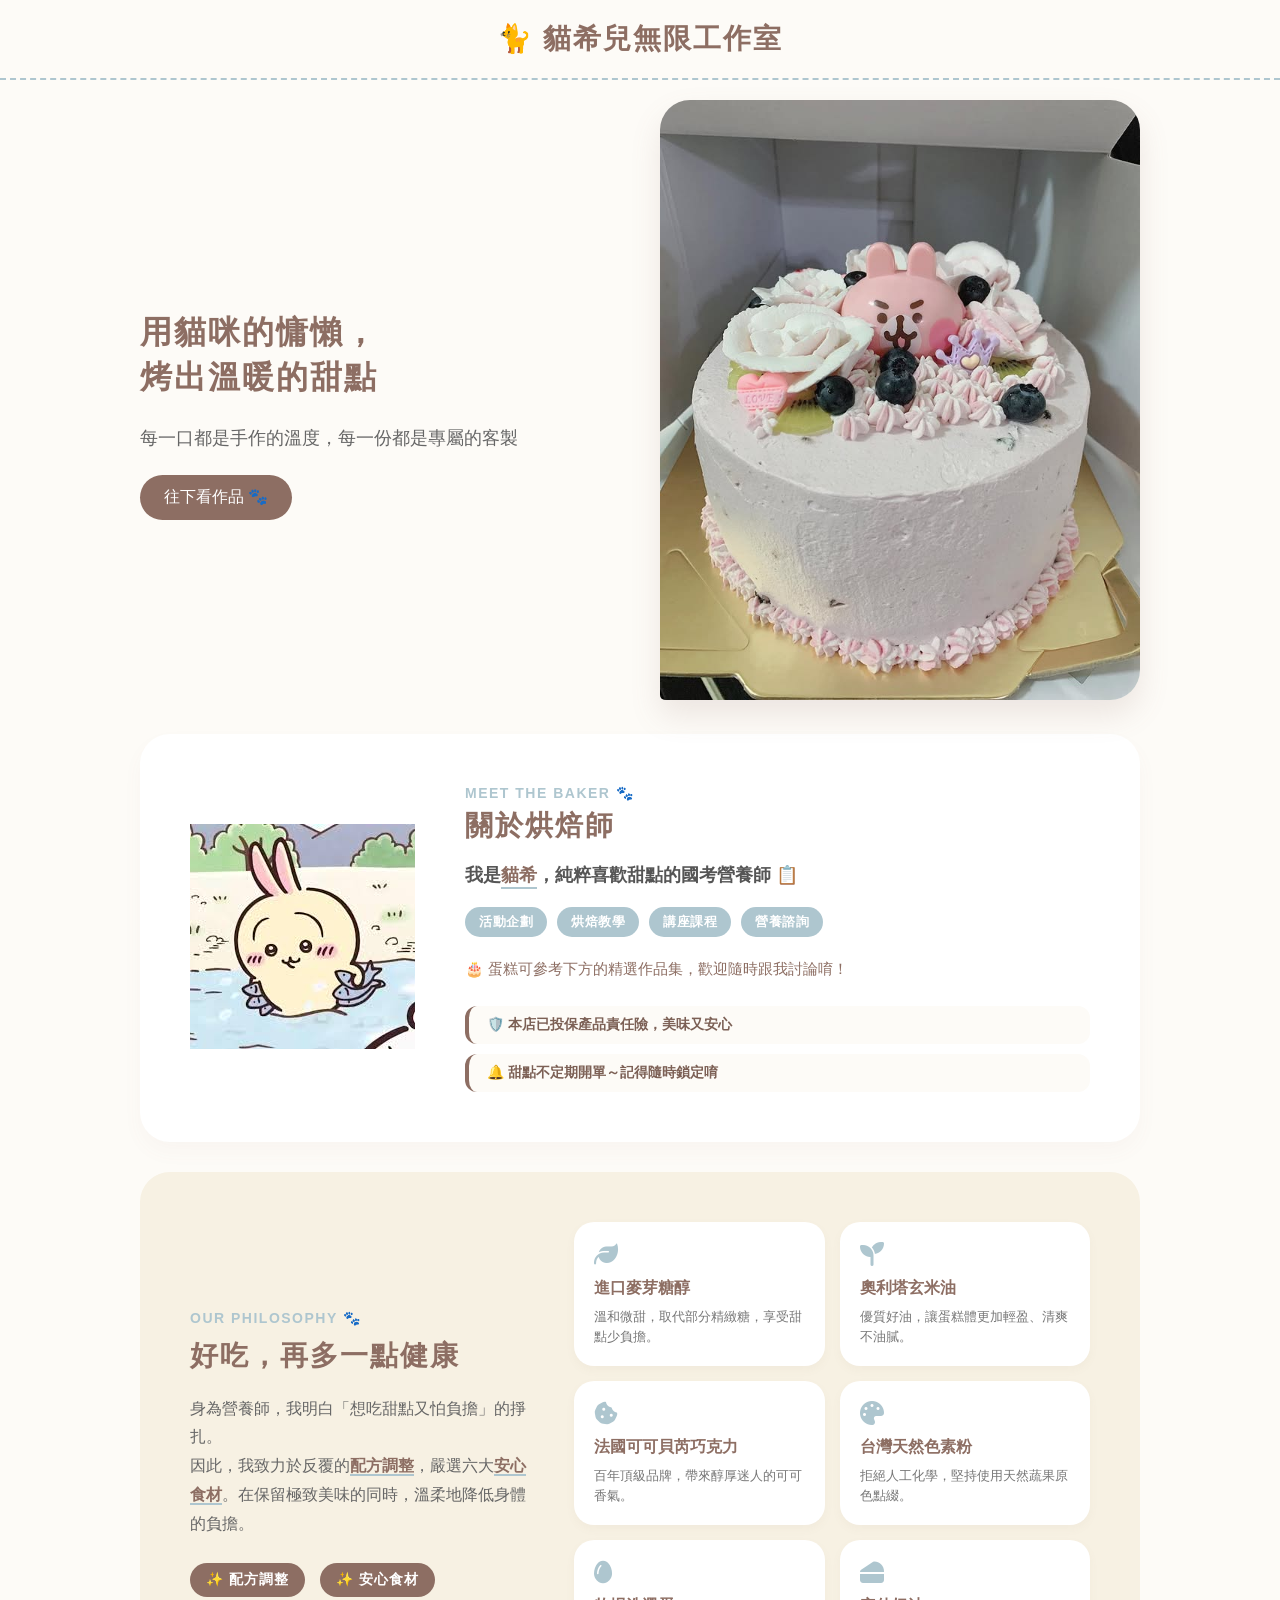
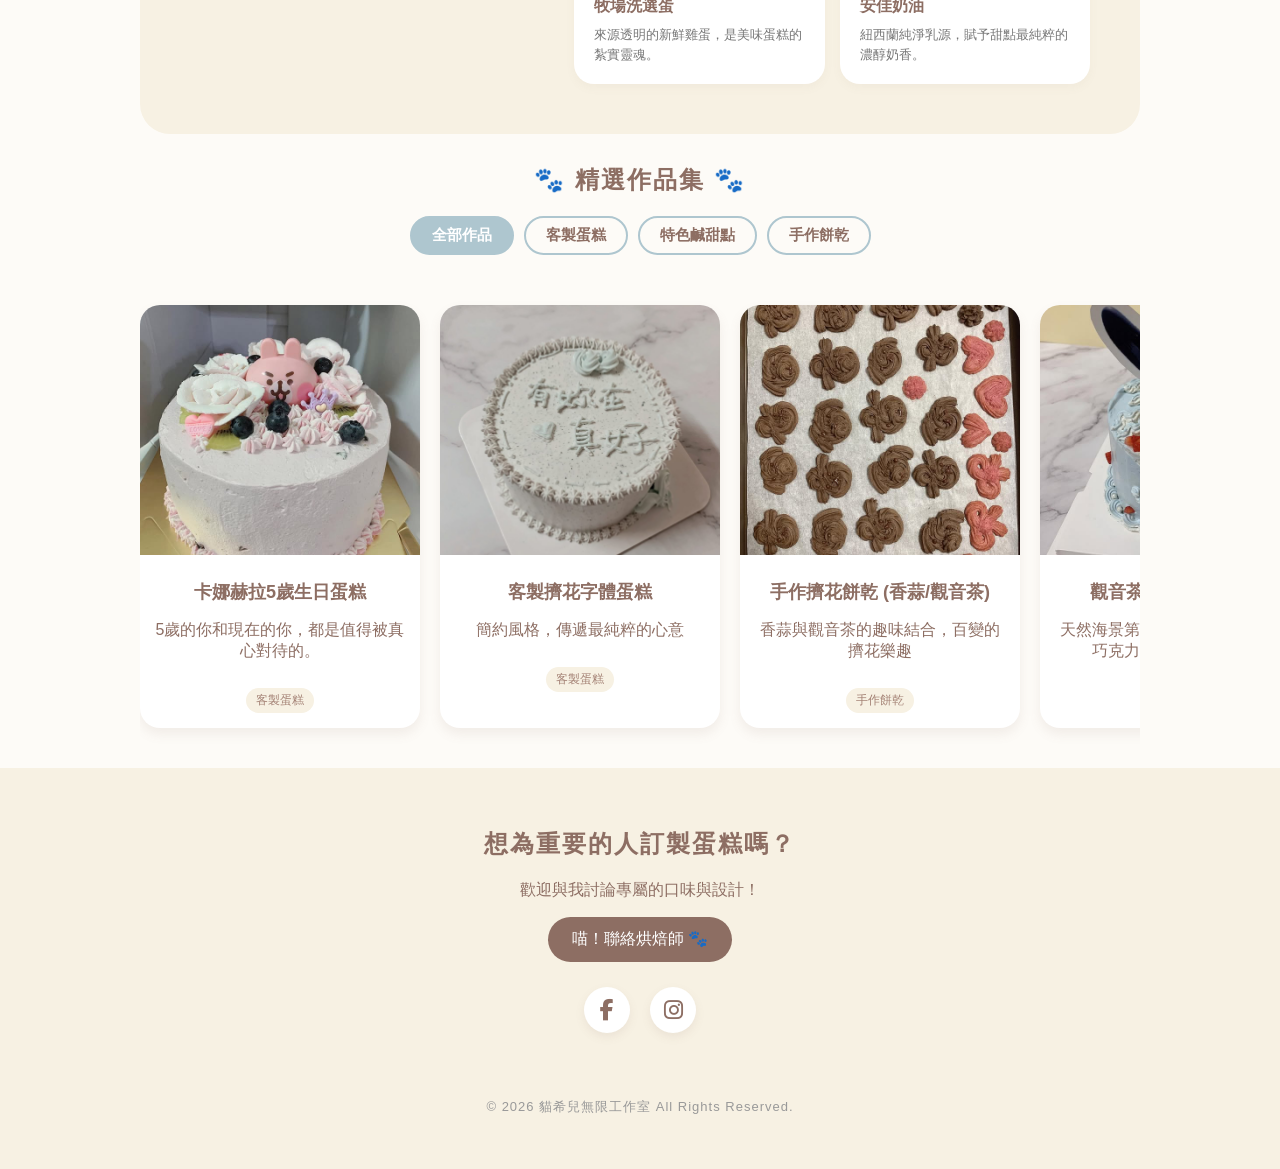
<file: index.html>
<!doctype html>
<html lang="zh-TW">
  <head>
    <meta charset="UTF-8" />
    <meta name="viewport" content="width=device-width, initial-scale=1.0" />
    <title>貓希兒無限工作室 | 個人烘焙作品集</title>
    <link
      rel="icon"
      href="https://cdnjs.cloudflare.com/ajax/libs/twemoji/14.0.2/72x72/1f408.png"
      type="image/png" />
    <link
      rel="stylesheet"
      href="https://cdnjs.cloudflare.com/ajax/libs/font-awesome/6.5.1/css/all.min.css" />
    <link rel="stylesheet" href="style.css" />
  </head>
  <body>
    <header>
      <h1>🐈 貓希兒無限工作室</h1>
    </header>

    <section class="hero-split-style">
      <div class="hero-text">
        <h2>用貓咪的慵懶，<br />烤出溫暖的甜點</h2>
        <p>每一口都是手作的溫度，每一份都是專屬的客製</p>
        <button
          onclick="
            document
              .querySelector('.gallery-section')
              .scrollIntoView({ behavior: 'smooth' })
          ">
          往下看作品 🐾
        </button>
      </div>
      <div class="hero-image">
        <img src="image/3971.jpg" alt="首頁主視覺" />
      </div>
    </section>

    <section class="about-section">
      <div class="about-container">
        <div class="about-avatar-box">
          <img
            src="image/666.jpg"
            alt="烘焙師貓希的個人照"
            class="about-avatar-img" />
        </div>

        <div class="about-text-box">
          <span class="about-subtitle">Meet the Baker 🐾</span>
          <h2>關於烘焙師</h2>
          <h3 class="about-intro-title">
            我是<span>貓希</span>，純粹喜歡甜點的國考營養師 📋
          </h3>

          <div class="about-services">
            <span class="service-tag">活動企劃</span>
            <span class="service-tag">烘焙教學</span>
            <span class="service-tag">講座課程</span>
            <span class="service-tag">營養諮詢</span>
          </div>

          <p class="about-cta-text">
            🎂 蛋糕可參考下方的精選作品集，歡迎隨時跟我討論唷！
          </p>

          <div class="about-trust-badges">
            <div class="badge-item">🛡️ 本店已投保產品責任險，美味又安心</div>
            <div class="badge-item">🔔 甜點不定期開單～記得隨時鎖定唷</div>
          </div>
        </div>
      </div>
    </section>

    <section class="concept-section">
      <div class="concept-container">
        <div class="concept-text">
          <span class="concept-subtitle">Our Philosophy 🐾</span>
          <h2>好吃，再多一點健康</h2>
          <p class="concept-desc">
            身為營養師，我明白「想吃甜點又怕負擔」的掙扎。<br />
            因此，我致力於反覆的<strong>配方調整</strong>，嚴選六大<strong>安心食材</strong>。在保留極致美味的同時，溫柔地降低身體的負擔。
          </p>
          <div class="concept-highlight">
            <span>✨ 配方調整</span>
            <span>✨ 安心食材</span>
          </div>
        </div>

        <div class="ingredient-grid">
          <div class="ingredient-item">
            <i class="fa-solid fa-leaf"></i>
            <h4>進口麥芽糖醇</h4>
            <p>溫和微甜，取代部分精緻糖，享受甜點少負擔。</p>
          </div>
          <div class="ingredient-item">
            <i class="fa-solid fa-seedling"></i>
            <h4>奧利塔玄米油</h4>
            <p>優質好油，讓蛋糕體更加輕盈、清爽不油膩。</p>
          </div>
          <div class="ingredient-item">
            <i class="fa-solid fa-cookie-bite"></i>
            <h4>法國可可貝芮巧克力</h4>
            <p>百年頂級品牌，帶來醇厚迷人的可可香氣。</p>
          </div>
          <div class="ingredient-item">
            <i class="fa-solid fa-palette"></i>
            <h4>台灣天然色素粉</h4>
            <p>拒絕人工化學，堅持使用天然蔬果原色點綴。</p>
          </div>
          <div class="ingredient-item">
            <i class="fa-solid fa-egg"></i>
            <h4>牧場洗選蛋</h4>
            <p>來源透明的新鮮雞蛋，是美味蛋糕的紮實靈魂。</p>
          </div>
          <div class="ingredient-item">
            <i class="fa-solid fa-cheese"></i>
            <h4>安佳奶油</h4>
            <p>紐西蘭純淨乳源，賦予甜點最純粹的濃醇奶香。</p>
          </div>
        </div>
      </div>
    </section>
    <section class="gallery-section">
      <h2>精選作品集</h2>

      <div class="scroll-hint-mobile">🐾 左右滑動查看更多分類 🐾</div>

      <div class="filter-buttons">
        <button class="filter-btn active" data-filter="all">全部作品</button>
        <button class="filter-btn" data-filter="客製蛋糕">客製蛋糕</button>
        <button class="filter-btn" data-filter="特色鹹甜點">特色鹹甜點</button>
        <button class="filter-btn" data-filter="手作餅乾">手作餅乾</button>
      </div>

      <div class="item-group" id="portfolio-container"></div>
    </section>

    <section class="contact">
      <h2>想為重要的人訂製蛋糕嗎？</h2>
      <p>歡迎與我討論專屬的口味與設計！</p>
      <button onclick="meowAlert()">喵！聯絡烘焙師 🐾</button>

      <div class="social-links">
        <a
          href="這裡請換成你的FB專頁網址"
          target="_blank"
          class="social-icon fb"
          title="前往 Facebook 粉絲專頁">
          <i class="fa-brands fa-facebook-f"></i>
        </a>
        <a
          href="https://www.instagram.com/meowsy.dietitian?igsh=YWdoM2hkZTh5bTRu&utm_source=qr"
          target="_blank"
          class="social-icon ig"
          title="前往 Instagram">
          <i class="fa-brands fa-instagram"></i>
        </a>
      </div>

      <div class="social-links"></div>

      <p
        style="
          margin-top: 40px;
          font-size: 13px;
          color: #999;
          letter-spacing: 1px;
        ">
        &copy; 2026 貓希兒無限工作室 All Rights Reserved.
      </p>
    </section>

    <button id="backToTopBtn" title="回到最上方">
      <i class="fa-solid fa-chevron-up"></i>
    </button>

    <script>
      function meowAlert() {
        alert("喵！聯絡表單準備中，請稍候！🐾");
      }

      document.addEventListener("DOMContentLoaded", () => {
        const container = document.getElementById("portfolio-container");
        const filterBtns = document.querySelectorAll(".filter-btn");
        let allCakes = []; // 用來儲存從 JSON 抓下來的所有蛋糕資料

        // 1. 讀取 JSON 資料
        fetch("portfolio.json")
          .then((response) => response.json())
          .then((data) => {
            allCakes = data; // 把資料存起來
            renderCakes(allCakes); // 預設渲染全部作品
          })
          .catch((error) => {
            console.error("JSON 載入失敗:", error);
            container.innerHTML =
              '<p style="text-align: center;">糟糕！🐾 貓咪把作品集弄丟了。</p>';
          });

        // 2. 負責把蛋糕資料畫到畫面上的函數
        function renderCakes(cakesToRender) {
          container.innerHTML = ""; // 先清空畫面

          if (cakesToRender.length === 0) {
            container.innerHTML =
              '<p style="text-align: center; width: 100%;">這個分類目前還沒有作品被烤出來唷 🐾</p>';
            return;
          }

          cakesToRender.forEach((item) => {
            const itemHTML = `
                        <div class="item" onclick="window.location.href='detail.html?id=${item.id}'" style="cursor: pointer;">
                            <img class="item-img" src="${item.image}" alt="${item.title}">
                            <div class="item-info">
                                <h3>${item.title}</h3>
                                <p>${item.excerpt}</p>
                                <span class="mini-tag">${item.category}</span>
                            </div>
                        </div>
                    `;
            container.insertAdjacentHTML("beforeend", itemHTML);
          });
        }

        // 3. 處理分類按鈕點擊事件
        filterBtns.forEach((btn) => {
          btn.addEventListener("click", function () {
            // 移除所有按鈕的 active 狀態
            filterBtns.forEach((b) => b.classList.remove("active"));
            // 給被點擊的按鈕加上 active 狀態
            this.classList.add("active");

            // 取得被點擊按鈕的過濾條件
            const filterValue = this.getAttribute("data-filter");

            if (filterValue === "all") {
              renderCakes(allCakes); // 顯示全部
            } else {
              // 利用陣列的 filter 功能，只抓出符合 category 的蛋糕
              const filteredCakes = allCakes.filter(
                (cake) => cake.category === filterValue,
              );
              renderCakes(filteredCakes);
            }
          });
        });
      });

      // =========================================
      // 回到最上方按鈕邏輯
      // =========================================
      const backToTopBtn = document.getElementById("backToTopBtn");

      // 監聽網頁捲動事件
      window.addEventListener("scroll", () => {
        // 當往下捲動超過 300px 時，顯示按鈕
        if (window.scrollY > 300) {
          backToTopBtn.classList.add("show");
        } else {
          backToTopBtn.classList.remove("show");
        }
      });

      // 點擊按鈕時，平滑捲動到最上方
      backToTopBtn.addEventListener("click", () => {
        window.scrollTo({
          top: 0,
          behavior:
            "smooth" /* 這個魔法會讓畫面平滑往上滑，而不是生硬地瞬間跳轉 */,
        });
      });
    </script>
  </body>
</html>
</file>
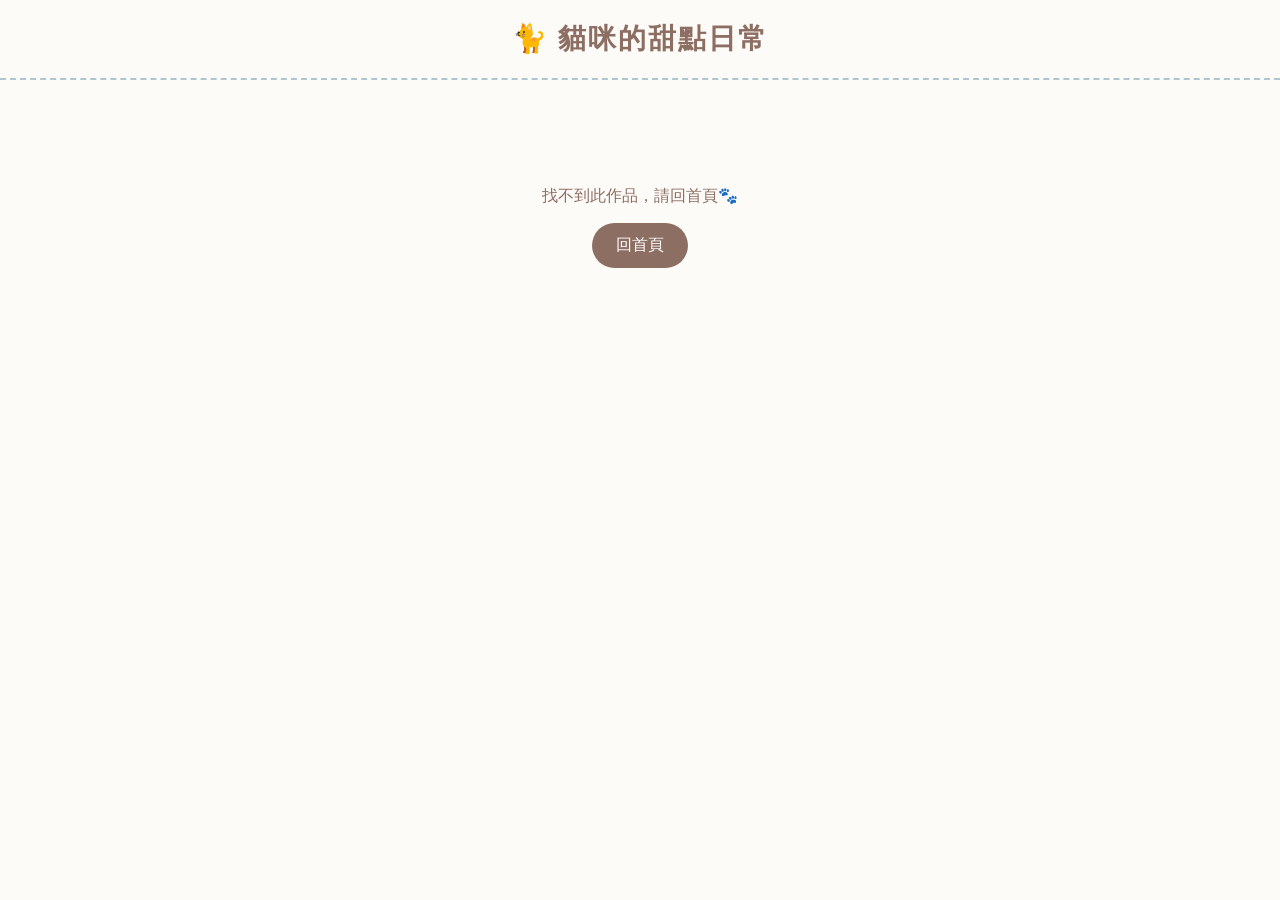
<file: detail.html>
<!DOCTYPE html>
<html lang="zh-TW">
<head>
    <meta charset="UTF-8">
    <meta name="viewport" content="width=device-width, initial-scale=1.0">
    <title>作品詳情 | 貓咪的甜點日常</title>
    <link rel="stylesheet" href="style.css">
</head>
<body>

    <header>
        <h1><a href="index.html" style="text-decoration: none; color: inherit;">🐈 貓咪的甜點日常</a></h1>
    </header>

    <main class="detail-container" id="detail-content">
        <div style="text-align: center; padding: 100px 20px;">
            <p>🐾 貓咪正在為您尋找美味的蛋糕...</p>
        </div>
    </main>

    <div id="lightbox" class="lightbox" onclick="closeLightbox()">
        <span class="lightbox-close" onclick="closeLightbox()">&times;</span>
        <img class="lightbox-content" id="lightbox-img">
    </div>

    <script>
        document.addEventListener('DOMContentLoaded', () => {
            const urlParams = new URLSearchParams(window.location.search);
            const cakeId = urlParams.get('id');
            const container = document.getElementById('detail-content');

            if (!cakeId) {
                container.innerHTML = `
                    <div style="text-align:center; padding: 50px;">
                        <p>找不到此作品，請回首頁🐾</p>
                        <button onclick="window.location.href='index.html'">回首頁</button>
                    </div>`;
                return;
            }

            fetch('portfolio.json')
                .then(response => response.json())
                .then(data => {
                    const cake = data.find(item => item.id === cakeId);
                    
                    if (cake) {
                        container.innerHTML = `
                            <div class="breadcrumb">
                                <a href="index.html">🏠 首頁</a> > <span>${cake.category}</span>
                            </div>
                            
                            <div class="detail-card">
                                <div class="detail-img-box">
                                    <img src="${cake.image}" alt="${cake.title}" 
                                         onclick="openLightbox(this.src)" 
                                         style="cursor: zoom-in;" title="點擊放大圖片">

                                    <div class="zoom-hint">🔍 點圖可放大</div>
                                </div>
                                <div class="detail-text">
                                    <h2>${cake.title}</h2>
                                    <div class="detail-meta">
                                        📅 製作日期：${cake.date} | 🏷️ ${cake.category}
                                    </div>
                                    <hr>
                                    <div class="detail-desc">
                                        ${cake.content} 
                                    </div>
                                    <button onclick="window.location.href='index.html'" class="back-btn">🐾 回到作品集</button>
                                </div>
                            </div>
                        `;

                        /* 如果未來你的 JSON 的 content 裡面也有圖片想放大，可以加上這段 (選用) */
                        setTimeout(() => {
                            const descImages = document.querySelectorAll('.detail-desc img');
                            descImages.forEach(img => {
                                img.style.cursor = 'zoom-in';
                                img.title = '點擊放大圖片';
                                img.onclick = function() { openLightbox(this.src); };
                            });
                        }, 100);

                    } else {
                        container.innerHTML = '<p style="text-align:center; padding: 50px;">作品不存在，可能被貓咪偷吃了 😿</p>';
                    }
                })
                .catch(error => {
                    console.error('載入失敗:', error);
                    container.innerHTML = '<p style="text-align:center; padding: 50px;">資料連線異常 😿</p>';
                });
        });

        // =========================================
        // 新增：控制燈箱的 JavaScript 函數
        // =========================================
        function openLightbox(imageSrc) {
            const lightbox = document.getElementById('lightbox');
            const lightboxImg = document.getElementById('lightbox-img');
            lightboxImg.src = imageSrc;    // 把點擊的圖片網址塞進燈箱裡
            lightbox.classList.add('show'); // 加上 show 類別來顯示燈箱
            document.body.style.overflow = 'hidden'; // 防止背景網頁跟著滾動
        }

        function closeLightbox() {
            const lightbox = document.getElementById('lightbox');
            lightbox.classList.remove('show'); // 移除 show 類別隱藏燈箱
            document.body.style.overflow = 'auto'; // 恢復背景網頁的滾動
        }
    </script>
</body>
</html>
</body>
</html>
</file>
<file: style.css>
/* style.css */

/* =========================================
   視覺風格與色彩計畫
========================================= */
:root {
    --bg-color: #FDFBF7;
    /* 奶油白 */
    --accent-blue: #AEC6CF;
    /* 粉霧藍 */
    --text-brown: #8D6E63;
    /* 咖啡棕 */
    --card-bg: #FFFFFF;
}

/* 基礎設定與貓掌游標 */
body {
    margin: 0;
    padding: 0;
    font-family: 'Nunito', 'Microsoft JhengHei', sans-serif;
    background-color: var(--bg-color);
    color: var(--text-brown);
    cursor: url('data:image/svg+xml;utf8,<svg xmlns="http://www.w3.org/2000/svg" width="24" height="24" viewBox="0 0 24 24"><path fill="%238D6E63" d="M12 2c-1.1 0-2 .9-2 2s.9 2 2 2 2-.9 2-2-.9-2-2-2zm-5 4c-1.1 0-2 .9-2 2s.9 2 2 2 2-.9 2-2-.9-2-2-2zm10 0c-1.1 0-2 .9-2 2s.9 2 2 2 2-.9 2-2-.9-2-2-2zm-5 4c-3.3 0-6 2.7-6 6v4h12v-4c0-3.3-2.7-6-6-6z"/></svg>') 12 12, auto;
}

h1,
h2 {
    text-align: center;
    letter-spacing: 2px;
}

/* 導覽列 */
header {
    background-color: var(--bg-color);
    padding: 20px;
    text-align: center;
    border-bottom: 2px dashed var(--accent-blue);
}

header h1 {
    margin: 0;
    font-size: 28px;
}

/* =========================================
   方案二：左右圖文排版 Hero 區塊
========================================= */
.hero-split-style {
    display: flex;
    align-items: center;
    justify-content: space-between;
    max-width: 1000px;
    margin: 20px auto 30px auto;
    padding: 0 20px;
    gap: 40px;
}

.hero-split-style .hero-text {
    flex: 1;
    text-align: left;
}

.hero-split-style h2 {
    text-align: left;
    font-size: 32px;
    color: var(--text-brown);
    line-height: 1.4;
}

.hero-split-style p {
    font-size: 18px;
    color: #666;
    margin-bottom: 25px;
}

.hero-split-style .hero-image {
    flex: 1;
}

.hero-split-style .hero-image img {
    width: 100%;
    border-radius: 30px 30px 30px 5px;
    /* 特殊造型的圓角 */
    box-shadow: 0 15px 30px rgba(141, 110, 99, 0.15);
}

/* =========================================
   關於烘焙師 (About Section) 樣式
========================================= */
.about-section {
    max-width: 1000px;
    margin: 30px auto;
    padding: 0 20px;
}

.about-container {
    background-color: var(--card-bg);
    border-radius: 30px;
    box-shadow: 0 10px 20px rgba(141, 110, 99, 0.04);
    display: flex;
    align-items: center;
    padding: 50px;
    gap: 50px;
}

/* 左側頭貼設計 */
.about-avatar-box {
    flex: 0 0 200px;
}

.about-avatar-placeholder {
    width: 180px;
    height: 180px;
    background-color: #f7f1e3;
    border: 3px dashed var(--accent-blue);
    border-radius: 50%;
    /* 圓形大頭貼 */
    display: flex;
    justify-content: center;
    align-items: center;
    font-size: 70px;
    box-shadow: 0 6px 12px rgba(0, 0, 0, 0.05);
}

/* 右側文字與標題 */
.about-text-box {
    flex: 1;
}

.about-subtitle {
    color: var(--accent-blue);
    font-size: 14px;
    font-weight: bold;
    text-transform: uppercase;
    letter-spacing: 1.5px;
}

.about-text-box h2 {
    text-align: left;
    margin: 5px 0 15px 0;
    color: var(--text-brown);
    font-size: 28px;
}

.about-intro-title {
    font-size: 18px;
    color: #555;
    margin-bottom: 20px;
}

.about-intro-title span {
    color: var(--text-brown);
    font-weight: bold;
    border-bottom: 2px solid var(--accent-blue);
    padding-bottom: 2px;
}

/* 專業項目膠囊標籤 */
.about-services {
    display: flex;
    flex-wrap: wrap;
    gap: 10px;
    margin-bottom: 20px;
}

.service-tag {
    background-color: var(--accent-blue);
    color: white;
    font-size: 13px;
    padding: 6px 14px;
    border-radius: 20px;
    font-weight: bold;
    letter-spacing: 0.5px;
}

.about-cta-text {
    font-size: 15px;
    color: var(--text-brown);
    line-height: 1.6;
    margin-bottom: 25px;
}

/* 安心承諾與通知小卡 */
.about-trust-badges {
    display: flex;
    flex-direction: column;
    gap: 10px;
}

.badge-item {
    background-color: var(--bg-color);
    color: #7c6055;
    padding: 10px 18px;
    border-radius: 12px;
    font-size: 14px;
    border-left: 4px solid var(--text-brown);
    /* 左側棕色裝飾條 */
    font-weight: bold;
}


/* =========================================
   品牌概念 (Brand Concept) 樣式
========================================= */
.concept-section {
    max-width: 1000px;
    margin: 30px auto;
    padding: 0 20px;
}

/* 整個區塊加上淺色底框，與白色的卡片做出層次 */
.concept-container {
    display: flex;
    align-items: center;
    gap: 40px;
    background-color: #f7f1e3;
    /* 與底部聯絡區塊呼應的溫暖淺卡其色 */
    border-radius: 30px;
    padding: 50px;
}

/* 左側理念文字 */
.concept-text {
    flex: 1;
}

.concept-subtitle {
    color: var(--accent-blue);
    font-size: 14px;
    font-weight: bold;
    letter-spacing: 1.5px;
    text-transform: uppercase;
}

.concept-text h2 {
    text-align: left;
    color: var(--text-brown);
    font-size: 28px;
    margin: 10px 0 20px 0;
}

.concept-desc {
    font-size: 16px;
    line-height: 1.8;
    color: #666;
    margin-bottom: 25px;
}

.concept-desc strong {
    color: var(--text-brown);
    border-bottom: 2px solid var(--accent-blue);
}

.concept-highlight {
    display: flex;
    gap: 15px;
    flex-wrap: wrap;
    /* 💡 新增：當手機螢幕太窄時，允許標籤整塊掉到下一行 */
}

.concept-highlight span {
    background-color: var(--text-brown);
    color: white;
    padding: 8px 16px;
    border-radius: 20px;
    font-size: 14px;
    font-weight: bold;
    letter-spacing: 1px;
    white-space: nowrap;
    /* 💡 關鍵魔法：強制裡面的文字絕對不折行 */
}

/* 右側食材網格 (使用 Grid 排版) */
.ingredient-grid {
    flex: 1.5;
    display: grid;
    grid-template-columns: repeat(2, 1fr);
    /* 兩兩並排 */
    gap: 15px;
}

.ingredient-item {
    background-color: var(--card-bg);
    padding: 20px;
    border-radius: 20px;
    box-shadow: 0 4px 10px rgba(141, 110, 99, 0.05);
    transition: transform 0.3s ease;
}

.ingredient-item:hover {
    transform: translateY(-5px);
}

.ingredient-item i {
    color: var(--accent-blue);
    font-size: 24px;
    margin-bottom: 12px;
}

.ingredient-item h4 {
    margin: 0 0 8px 0;
    color: var(--text-brown);
    font-size: 16px;
}

.ingredient-item p {
    margin: 0;
    font-size: 13px;
    color: #777;
    line-height: 1.5;
}

/* =========================================
   作品集展示區塊 (橫式滑動)
========================================= */
.gallery-section {
    max-width: 1000px;
    margin: 0 auto;
    padding: 0 20px;
}

.gallery-section h2::before,
.gallery-section h2::after {
    content: " 🐾 ";
}

/* 橫式捲軸的關鍵 CSS */
.item-group {
    display: flex;
    overflow-x: auto;
    gap: 20px;
    padding: 20px 0;
    scroll-snap-type: x mandatory;
}

.item-group::-webkit-scrollbar {
    height: 8px;
}

.item-group::-webkit-scrollbar-thumb {
    background-color: var(--accent-blue);
    border-radius: 10px;
}

.item {
    flex: 0 0 auto;
    width: 280px;
    scroll-snap-align: center;
    background-color: var(--card-bg);
    border-radius: 20px;
    overflow: hidden;
    box-shadow: 0 6px 12px rgba(141, 110, 99, 0.1);
    transition: transform 0.3s ease;
}

.item:hover {
    transform: translateY(-5px);
}

/* 圖片佔位區塊 */
.item-img {
    width: 100%;
    height: 250px;
    background-color: #E0E0E0;
    object-fit: cover;
    display: block;
}

.item-info {
    padding: 15px;
    text-align: center;
}

.item-info h3 {
    margin: 10px 0;
    font-size: 18px;
    color: var(--text-brown);
}

/* =========================================
   作品集分類按鈕 (膠囊樣式)
========================================= */
.filter-buttons {
    display: flex;
    justify-content: center;
    flex-wrap: wrap;
    gap: 10px;
    margin-bottom: 30px;
}

.filter-btn {
    background-color: transparent;
    color: var(--text-brown);
    border: 2px solid var(--accent-blue);
    padding: 8px 20px;
    font-size: 15px;
    border-radius: 30px;
    /* 膠囊形狀 */
    cursor: pointer;
    transition: all 0.3s ease;
    font-weight: bold;
}

/* 按鈕懸停或被選中 (active) 時的樣式 */
.filter-btn:hover,
.filter-btn.active {
    background-color: var(--accent-blue);
    color: white;
}

/* 卡片上的小小分類標籤 */
.mini-tag {
    display: inline-block;
    background-color: #f7f1e3;
    color: #a48275;
    font-size: 12px;
    padding: 4px 10px;
    border-radius: 15px;
    margin-top: 10px;
}

/* 聯絡區塊 */
.contact {
    text-align: center;
    /* 💡 原本是 margin-top: 40px; padding: 50px 20px;，雙雙調小 */
    margin-top: 20px;
    padding: 40px 20px;
    background-color: #f7f1e3;
}

button {
    background-color: var(--text-brown);
    color: white;
    border: none;
    padding: 12px 24px;
    font-size: 16px;
    border-radius: 30px;
    cursor: pointer;
    transition: background-color 0.3s;
}

button:hover {
    background-color: var(--accent-blue);
}

/* =========================================
   以下為 內頁 (detail.html) 專用樣式
========================================= */
.detail-container {
    max-width: 900px;
    margin: 40px auto;
    padding: 0 20px;
}

/* 麵包屑導覽 (回首頁的連結) */
.breadcrumb {
    margin-bottom: 20px;
    color: var(--text-brown);
    font-size: 15px;
}

.breadcrumb a {
    color: var(--accent-blue);
    text-decoration: none;
    font-weight: bold;
}

.breadcrumb a:hover {
    text-decoration: underline;
}

/* 內頁主要圖文卡片 */
.detail-card {
    background-color: var(--card-bg);
    border-radius: 20px;
    box-shadow: 0 10px 20px rgba(141, 110, 99, 0.08);
    overflow: hidden;
    display: flex;
    flex-wrap: wrap;
    /* 讓手機版能自動折行 */
}

/* 確保原本的圖片區塊是相對定位，這樣標籤才能貼著它 */
.detail-img-box {
    flex: 1 1 400px;
    position: relative;
}

/* 提示標籤的外觀與絕對定位 */
.zoom-hint {
    position: absolute;
    bottom: 15px;
    right: 15px;
    background-color: rgba(141, 110, 99, 0.85);
    /* 咖啡棕色半透明背景 */
    color: white;
    padding: 6px 12px;
    border-radius: 20px;
    /* 圓角膠囊狀 */
    font-size: 13px;
    letter-spacing: 1px;
    pointer-events: none;
    /* 讓滑鼠點擊能穿透文字，直接點到後方的圖片 */
    box-shadow: 0 2px 6px rgba(0, 0, 0, 0.15);
    opacity: 0.7;
    /* 預設稍微透明 */
    transition: opacity 0.3s ease;
}

/* 當滑鼠移到圖片區塊時，標籤變清晰 */
.detail-img-box:hover .zoom-hint {
    opacity: 1;
}

.detail-img-box img {
    width: 100%;
    height: 100%;
    object-fit: cover;
    display: block;
}

/* 文字介紹區塊 */
.detail-text {
    flex: 1 1 400px;
    padding: 40px;
    display: flex;
    flex-direction: column;
}

.detail-text h2 {
    text-align: left;
    margin-top: 0;
    color: var(--text-brown);
}

.detail-meta {
    font-size: 14px;
    color: #999;
    margin-bottom: 20px;
}

.detail-text hr {
    border: none;
    border-top: 2px dashed var(--accent-blue);
    margin: 20px 0;
    width: 100%;
}

.detail-desc {
    line-height: 1.8;
    margin-bottom: 30px;
    font-size: 16px;
    flex-grow: 1;
    /* 把按鈕往下擠 */
}

/* 內頁按鈕 */
.back-btn {
    align-self: flex-start;
    background-color: var(--bg-color);
    color: var(--text-brown);
    border: 2px solid var(--text-brown);
}

.back-btn:hover {
    background-color: var(--text-brown);
    color: white;
}

/* =========================================
   圖片放大燈箱 (Lightbox) 樣式
========================================= */
.lightbox {
    display: none;
    position: fixed;
    z-index: 9999;
    padding-top: 50px;
    left: 0;
    top: 0;
    width: 100%;
    height: 100%;
    background-color: rgba(0, 0, 0, 0.85);
    /* 半透明黑底 */
    backdrop-filter: blur(5px);
    /* 背景模糊效果 */
}

.lightbox.show {
    display: flex;
    justify-content: center;
    align-items: center;
    animation: fadeIn 0.3s ease;
}

.lightbox-content {
    margin: auto;
    display: block;
    max-width: 90%;
    max-height: 85vh;
    /* 最高不超過視窗高度的 85% */
    border-radius: 10px;
    box-shadow: 0 4px 15px rgba(0, 0, 0, 0.5);
    transform: scale(0.9);
    animation: zoomIn 0.3s ease forwards;
    /* 圖片微放大的動畫 */
}

.lightbox-close {
    position: absolute;
    top: 20px;
    right: 35px;
    color: #f1f1f1;
    font-size: 40px;
    font-weight: bold;
    cursor: pointer;
    transition: 0.3s;
    z-index: 10000;
}

.lightbox-close:hover,
.lightbox-close:focus {
    color: var(--accent-blue);
    text-decoration: none;
    transform: scale(1.1);
}

@keyframes fadeIn {
    from {
        opacity: 0;
    }

    to {
        opacity: 1;
    }
}

@keyframes zoomIn {
    from {
        transform: scale(0.9);
    }

    to {
        transform: scale(1);
    }
}
/* =========================================
   （保留上面的 .social-links 與 .social-icon 設定）
   從這裡開始替換：改用 i 標籤來控制 Font Awesome 圖示
========================================= */

.social-icon i {
    font-size: 22px; /* 字體圖示用 font-size 控制大小 */
    color: var(--text-brown); /* 字體圖示用 color 控制顏色 */
    transition: color 0.3s ease;
}

/* Facebook 懸停變藍底白字 */
.social-icon.fb:hover {
    background-color: #1877F2;
}
.social-icon.fb:hover i {
    color: #FFFFFF;
}

/* Instagram 懸停變桃紅底白字 */
.social-icon.ig:hover {
    background-color: #E4405F;
}
.social-icon.ig:hover i {
    color: #FFFFFF;
}

/* =========================================
   聯絡區塊內的社群連結圖示 (方案一：溫柔質感風)
========================================= */
.social-links {
    display: flex;
    justify-content: center;
    gap: 20px;
    /* 兩個圖示之間的間距 */
    margin-top: 25px;
    /* 與上方按鈕保持距離 */
}

.social-icon {
    display: flex;
    justify-content: center;
    align-items: center;
    width: 46px;
    height: 46px;
    border-radius: 50%;
    /* 圓形外框 */
    background-color: var(--card-bg);
    /* 預設白色底框 */
    box-shadow: 0 4px 10px rgba(141, 110, 99, 0.1);
    /* 淡淡的棕色系陰影 */
    transition: all 0.3s ease;
    text-decoration: none;
    /* 💡 確保圖示下方不會出現超連結的底線 */
}

.social-icon i {
    font-size: 22px;
    /* 字體圖示用 font-size 控制大小 */
    color: var(--text-brown);
    /* 預設融合網站的咖啡棕色 */
    transition: color 0.3s ease;
    line-height: 0;
    /* 💡 確保圖示在圓圈內絕對完美置中 */
}

/* 💡 懸停特效：卡片微放大、浮起，並散發專屬粉霧藍光暈 */
.social-icon:hover {
    transform: translateY(-5px) scale(1.05);
    /* 增加微微放大的 Q 彈感 */
    background-color: var(--accent-blue);
    /* 統一使用烘焙坊專屬藍色 */
    box-shadow: 0 8px 20px rgba(174, 198, 207, 0.6);
    /* 藍色發光陰影 */
}

/* 懸停時，圖示統一變成純白色 */
.social-icon:hover i {
    color: #FFFFFF;
}
/* =========================================
   回到最上方按鈕 (Back to Top)
========================================= */
#backToTopBtn {
    position: fixed;
    bottom: 30px;
    right: 30px;
    z-index: 99;
    /* 確保按鈕永遠在最上層，不會被圖片擋住 */
    background-color: var(--text-brown);
    /* 預設為咖啡棕色 */
    color: white;
    border: none;
    cursor: pointer;
    width: 45px;
    height: 45px;
    border-radius: 50%;
    /* 圓形按鈕 */
    font-size: 18px;
    box-shadow: 0 4px 10px rgba(141, 110, 99, 0.3);

    /* 預設隱藏，並加上淡入淡出的動畫過渡 */
    opacity: 0;
    visibility: hidden;
    transition: all 0.3s ease;

    display: flex;
    justify-content: center;
    align-items: center;
    padding: 0;
}

/* 配合 JavaScript 加入 show 類別時顯示按鈕 */
#backToTopBtn.show {
    opacity: 1;
    visibility: visible;
}

/* 懸停特效：變成粉霧藍並微微上浮 */
#backToTopBtn:hover {
    background-color: var(--accent-blue);
    transform: translateY(-5px);
    box-shadow: 0 8px 15px rgba(174, 198, 207, 0.5);
}
/* ==================================================================
   手機與平板電腦優化區塊 (RWD) 
   所有響應式排版邏輯皆集中於此，依照螢幕寬度自動切換
================================================================== */

/* 先設定：在電腦大螢幕上，把提示文字隱藏起來 */
.scroll-hint-mobile {
    display: none;
}

/* 📱 階段一：當螢幕寬度小於 768px 生效（主要微調 Hero 與 關於我 區塊） */
@media only screen and (max-width: 768px) {

    /* 方案二：左右圖文排版 Hero 轉為上下排版 */
    .hero-split-style {
        flex-direction: column;
        text-align: center;
        margin-top: 20px;
        gap: 20px;
    }

    .hero-split-style .hero-text,
    .hero-split-style h2 {
        text-align: center;
    }

    /* 關於烘焙師區塊轉為上下直式排版 */
    .about-container {
        flex-direction: column;
        padding: 30px 20px;
        gap: 25px;
        text-align: center;
    }

    .about-text-box h2 {
        text-align: center;
    }

    .about-services {
        justify-content: center;
        /* 專業服務標籤在手機版置中 */
    }

    .about-avatar-box {
        flex: 0 0 auto;
    }

    .badge-item {
        text-align: left;
        /* 保持通知條文字靠左，維持良好閱讀感 */
    }

        /* === 品牌概念區塊的手機版微調 === */
        .concept-container {
            flex-direction: column;
            /* 改為上下排列 */
            padding: 30px 20px;
        }
    
        .concept-text h2 {
            text-align: center;
            /* 標題置中 */
        }
    
        .concept-highlight {
            justify-content: center;
            /* 標籤置中 */
            margin-bottom: 20px;
        }
    
        .ingredient-grid {
            grid-template-columns: 1fr;
            /* 網格變成單行直排 */
            width: 100%;
        }
}

/* 📱 階段二：當螢幕寬度小於 700px / 600px 生效（微調燈箱與作品集滑動區塊） */
@media only screen and (max-width: 700px) {
    .lightbox-close {
        top: 10px;
        right: 20px;
    }
}

@media only screen and (max-width: 600px) {

    /* 1. 顯示貓掌滑動提示文字，並啟動閃爍動畫 */
    .scroll-hint-mobile {
        display: block;
        text-align: center;
        font-size: 13px;
        color: var(--accent-blue);
        margin-bottom: 10px;
        letter-spacing: 1px;
        animation: pulseText 2s infinite;
    }

    @keyframes pulseText {
        0% {
            opacity: 0.5;
        }

        50% {
            opacity: 1;
        }

        100% {
            opacity: 0.5;
        }
    }

    /* 2. 強制作品集分類膠囊按鈕橫向滑動 */
    .filter-buttons {
        justify-content: flex-start;
        flex-wrap: nowrap;
        overflow-x: auto;
        padding: 0 10px 10px 10px;
        -webkit-overflow-scrolling: touch;
    }

    /* 右側留白，避免最後一個按鈕被螢幕邊緣切掉 */
    .filter-buttons::after {
        content: '';
        flex: 0 0 10px;
    }

    /* 3. 隱藏系統預設的水平捲軸 */
    .filter-buttons::-webkit-scrollbar {
        display: none;
    }

    /* 4. 微調手機版按鈕內距，保持精緻圓潤 */
    .filter-btn {
        flex: 0 0 auto;
        /* 防止按鈕寬度被擠壓變形 */
        font-size: 14px;
        padding: 6px 16px;
    }

        /* === 回到最上方按鈕的手機版微調 === */
        #backToTopBtn {
            bottom: 20px;
            right: 20px;
            width: 40px;
            height: 40px;
            font-size: 16px;
        }
}
</file>
